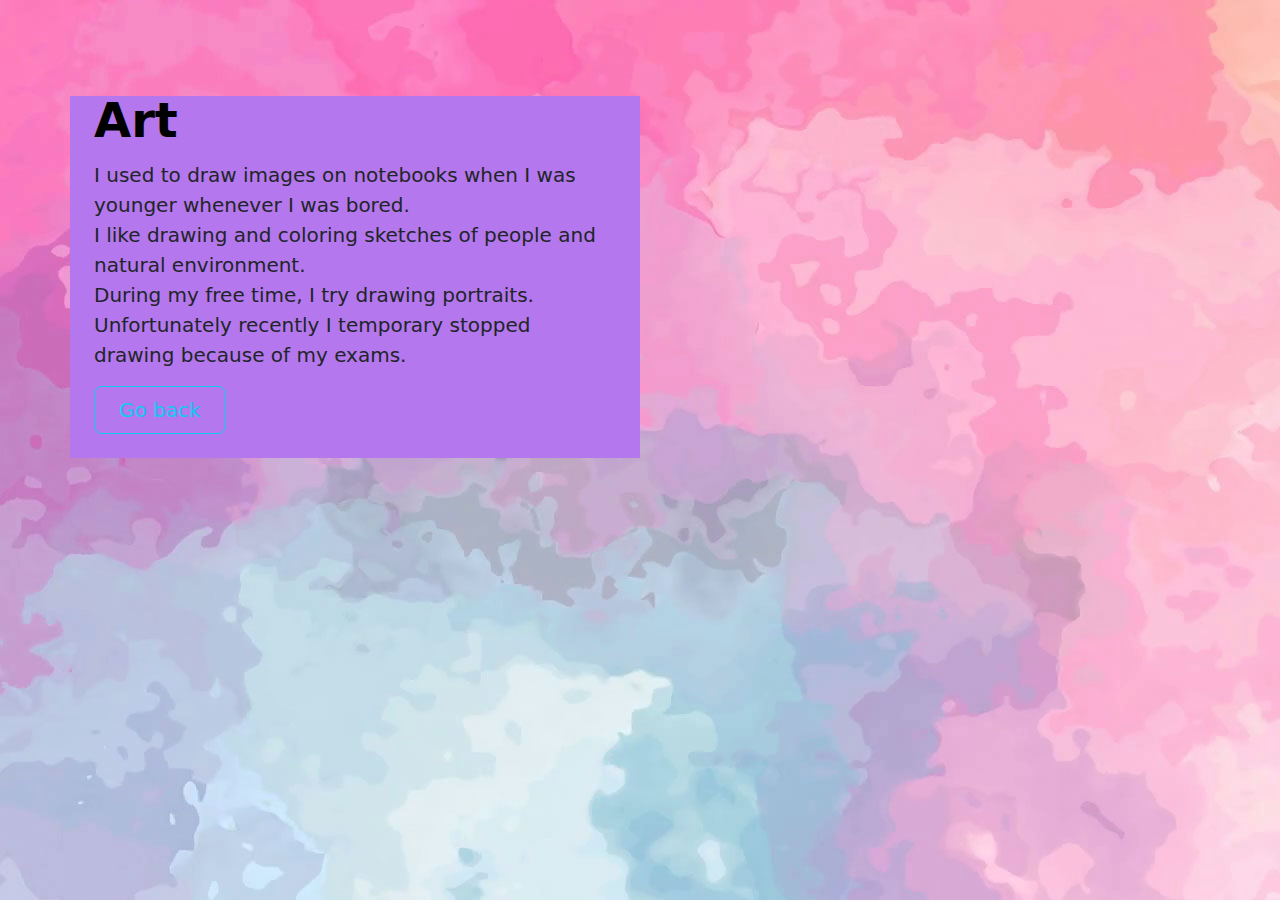
<file: art.html>
<!DOCTYPE html>
<html lang="en">

<head>
  <meta charset="UTF-8">
  <meta name="viewport" content="width=device-width, initial-scale=1.0">
  <title>Art</title>
  <link href="https://cdn.jsdelivr.net/npm/bootstrap@5.3.3/dist/css/bootstrap.min.css" rel="stylesheet"
    integrity="sha384-QWTKZyjpPEjISv5WaRU9OFeRpok6YctnYmDr5pNlyT2bRjXh0JMhjY6hW+ALEwIH" crossorigin="anonymous">
  <link rel="icon" href="img/My_photo.png">
</head>

<body style="background-image: url(img/pastel-background-goo.jpg);">
  <div class="container col-xxl-8 px-4 py-5">
    <div class="row flex-lg-row-reverse align-items-center g-5 py-5">
      <div class="col-10 col-sm-8 col-lg-6">
        <!--
          <img src="" alt="Me at chore" height="800">
        -->
      </div>
      <div class="col-lg-6" style="background: rgb(180, 119, 237);">
        <h1 class="display-5 fw-bold text-body-emphasis lh-1 mb-3">Art</h1>
        <p class="lead">
          I used to draw images on notebooks when I was younger whenever I was bored.<br> I like drawing and coloring sketches of people and natural environment.<br>
          During my free time, I try drawing portraits. Unfortunately recently I temporary stopped drawing because of my exams.
         </p>
        <div class="d-grid gap-2 d-md-flex justify-content-md-start">
          <button type="button" class="btn btn-outline-info btn-lg px-4"><a class="nav-link" href="index.html#activities">Go back</a></button>
        </div>
        <br>
      </div>
    </div>
  </div>
  <script src="https://cdn.jsdelivr.net/npm/@popperjs/core@2.11.8/dist/umd/popper.min.js"
    integrity="sha384-I7E8VVD/ismYTF4hNIPjVp/Zjvgyol6VFvRkX/vR+Vc4jQkC+hVqc2pM8ODewa9r"
    crossorigin="anonymous"></script>
  <script src="https://cdn.jsdelivr.net/npm/bootstrap@5.3.3/dist/js/bootstrap.min.js"
    integrity="sha384-0pUGZvbkm6XF6gxjEnlmuGrJXVbNuzT9qBBavbLwCsOGabYfZo0T0to5eqruptLy"
    crossorigin="anonymous"></script>
</body>

</html>
</file>
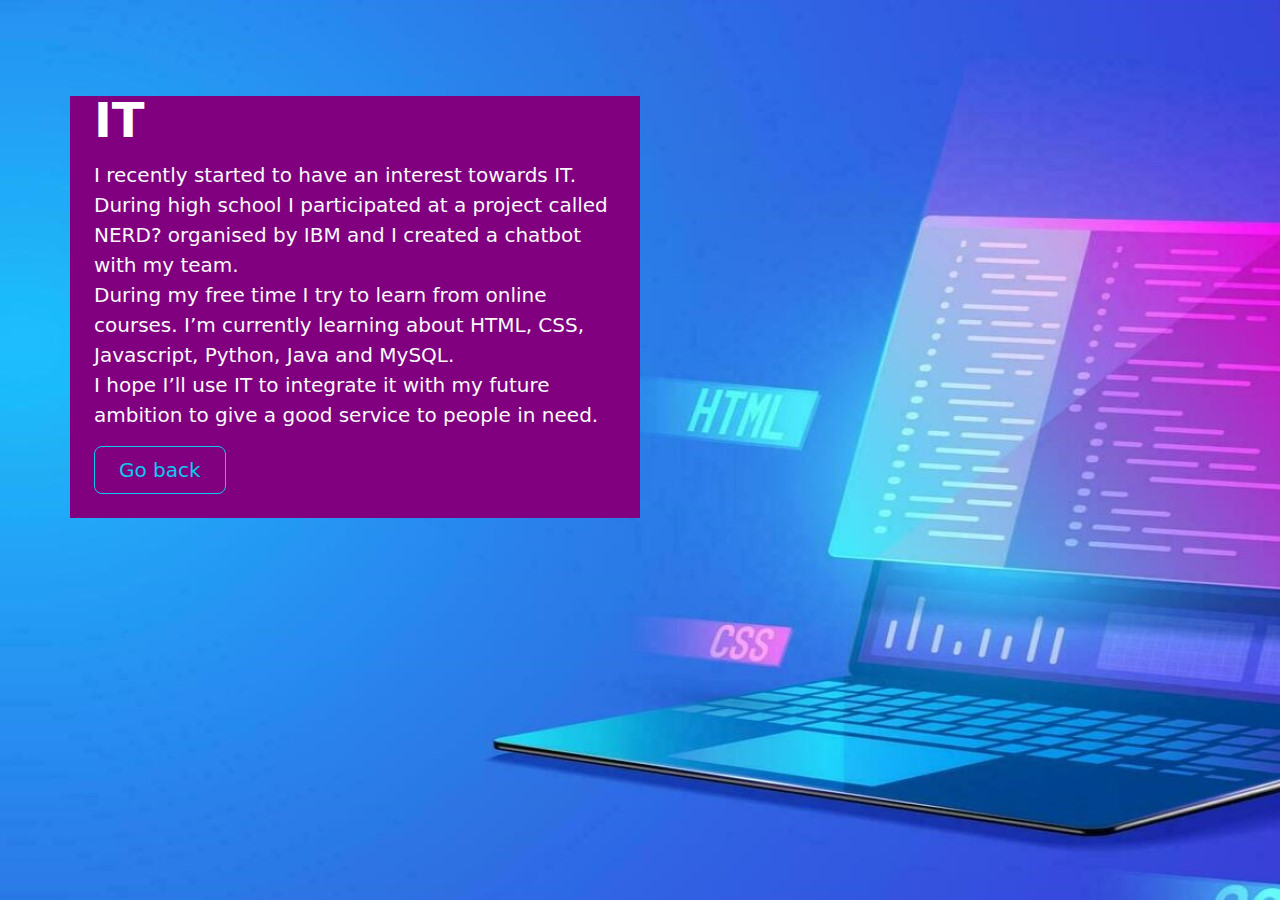
<file: it.html>
<!DOCTYPE html>
<html lang="en">

<head>
  <meta charset="UTF-8">
  <meta name="viewport" content="width=device-width, initial-scale=1.0">
  <title>IT</title>
  <link href="https://cdn.jsdelivr.net/npm/bootstrap@5.3.3/dist/css/bootstrap.min.css" rel="stylesheet"
    integrity="sha384-QWTKZyjpPEjISv5WaRU9OFeRpok6YctnYmDr5pNlyT2bRjXh0JMhjY6hW+ALEwIH" crossorigin="anonymous">
    <link rel="icon" href="img/My_photo.png">
</head>

<body style="background-image: url(img/IT.jpg);">
  <div class="container col-xxl-8 px-4 py-5">
    <div class="row flex-lg-row-reverse align-items-center g-5 py-5">
      <div class="col-10 col-sm-8 col-lg-6">
        <!--
          <img src="" alt="Me at chore" height="800">
        -->
      </div>
      <div class="col-lg-6" style="background: purple;">
        <h1 class="display-5 fw-bold text-body-emphasis lh-1 mb-3" style="color: #fff !important;">IT</h1>
        <p class="lead text-light">
          I recently started to have an interest towards IT. During high school I participated at a project called NERD?
          organised by IBM and I created a chatbot with my team.<br>During my free time I try to learn from online
          courses. I’m currently learning about HTML, CSS, Javascript, Python, Java and MySQL. <br>I hope I’ll use IT to
          integrate it with my future ambition to give a good service to people in need.
        </p>
        <div class="d-grid gap-2 d-md-flex justify-content-md-start">
          <button type="button" class="btn btn-outline-info btn-lg px-4"><a class="nav-link"
              href="index.html#activities">Go back</a></button>
        </div>
        <br>
      </div>
    </div>
  </div>
  <script src="https://cdn.jsdelivr.net/npm/@popperjs/core@2.11.8/dist/umd/popper.min.js"
    integrity="sha384-I7E8VVD/ismYTF4hNIPjVp/Zjvgyol6VFvRkX/vR+Vc4jQkC+hVqc2pM8ODewa9r"
    crossorigin="anonymous"></script>
  <script src="https://cdn.jsdelivr.net/npm/bootstrap@5.3.3/dist/js/bootstrap.min.js"
    integrity="sha384-0pUGZvbkm6XF6gxjEnlmuGrJXVbNuzT9qBBavbLwCsOGabYfZo0T0to5eqruptLy"
    crossorigin="anonymous"></script>
</body>

</html>
</file>
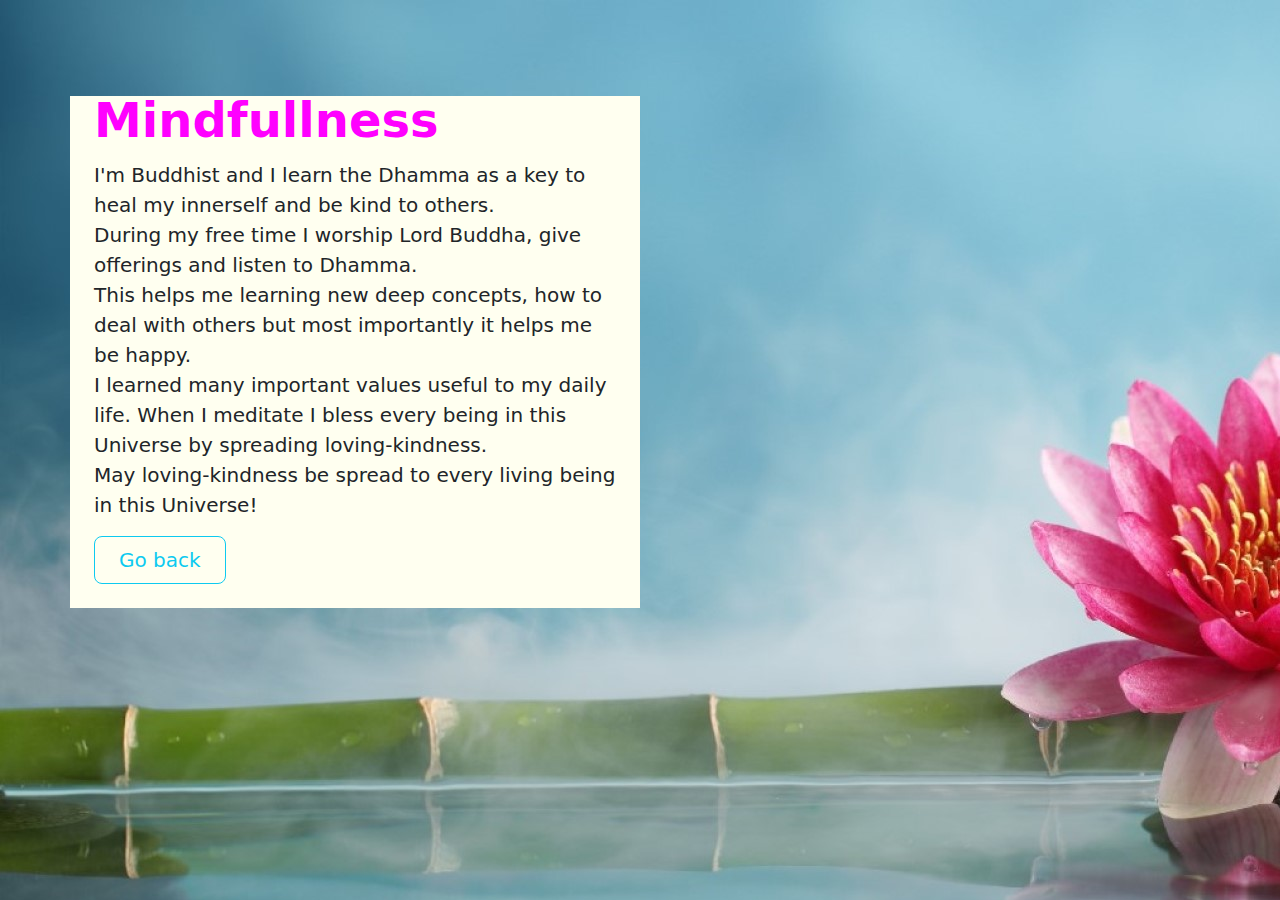
<file: mindfullness.html>
<!DOCTYPE html>
<html lang="en">

<head>
  <meta charset="UTF-8">
  <meta name="viewport" content="width=device-width, initial-scale=1.0">
  <title>Mindfullness</title>
  <link href="https://cdn.jsdelivr.net/npm/bootstrap@5.3.3/dist/css/bootstrap.min.css" rel="stylesheet"
    integrity="sha384-QWTKZyjpPEjISv5WaRU9OFeRpok6YctnYmDr5pNlyT2bRjXh0JMhjY6hW+ALEwIH" crossorigin="anonymous">
  <link rel="icon" href="img/My_photo.png">
</head>

<body style="background-image: url(img/lotus-3840x2160-flower-bamboo-water-5k-16043.jpg);">
  <div class="container col-xxl-8 px-4 py-5">
    <div class="row flex-lg-row-reverse align-items-center g-5 py-5">
      <div class="col-10 col-sm-8 col-lg-6">
        <!--
          <img src="" alt="Me at chore" height="800">
        -->
      </div>
      <div class="col-lg-6" style="background: ivory;">
        <h1 class="display-5 fw-bold text-body-emphasis lh-1 mb-3" style="color: magenta !important;">Mindfullness</h1>
        <p class="lead">
          I'm Buddhist and I learn the Dhamma as a key to heal my innerself and be kind to others. <br>
          During my free time I worship Lord Buddha, give offerings and listen to Dhamma.<br>This helps me learning new
          deep concepts, how to deal with others but most importantly it helps me be happy. <br>
          I learned many important values useful to my daily life. When I meditate I bless every being in this Universe
          by spreading loving-kindness.
          <br>May loving-kindness be spread to every living being in this Universe!
        </p>
        <div class="d-grid gap-2 d-md-flex justify-content-md-start">
          <button type="button" class="btn btn-outline-info btn-lg px-4"><a class="nav-link"
              href="index.html#activities">Go back</a></button>
        </div>
        <br>
      </div>
    </div>
  </div>
  <script src="https://cdn.jsdelivr.net/npm/@popperjs/core@2.11.8/dist/umd/popper.min.js"
    integrity="sha384-I7E8VVD/ismYTF4hNIPjVp/Zjvgyol6VFvRkX/vR+Vc4jQkC+hVqc2pM8ODewa9r"
    crossorigin="anonymous"></script>
  <script src="https://cdn.jsdelivr.net/npm/bootstrap@5.3.3/dist/js/bootstrap.min.js"
    integrity="sha384-0pUGZvbkm6XF6gxjEnlmuGrJXVbNuzT9qBBavbLwCsOGabYfZo0T0to5eqruptLy"
    crossorigin="anonymous"></script>
</body>

</html>
</file>
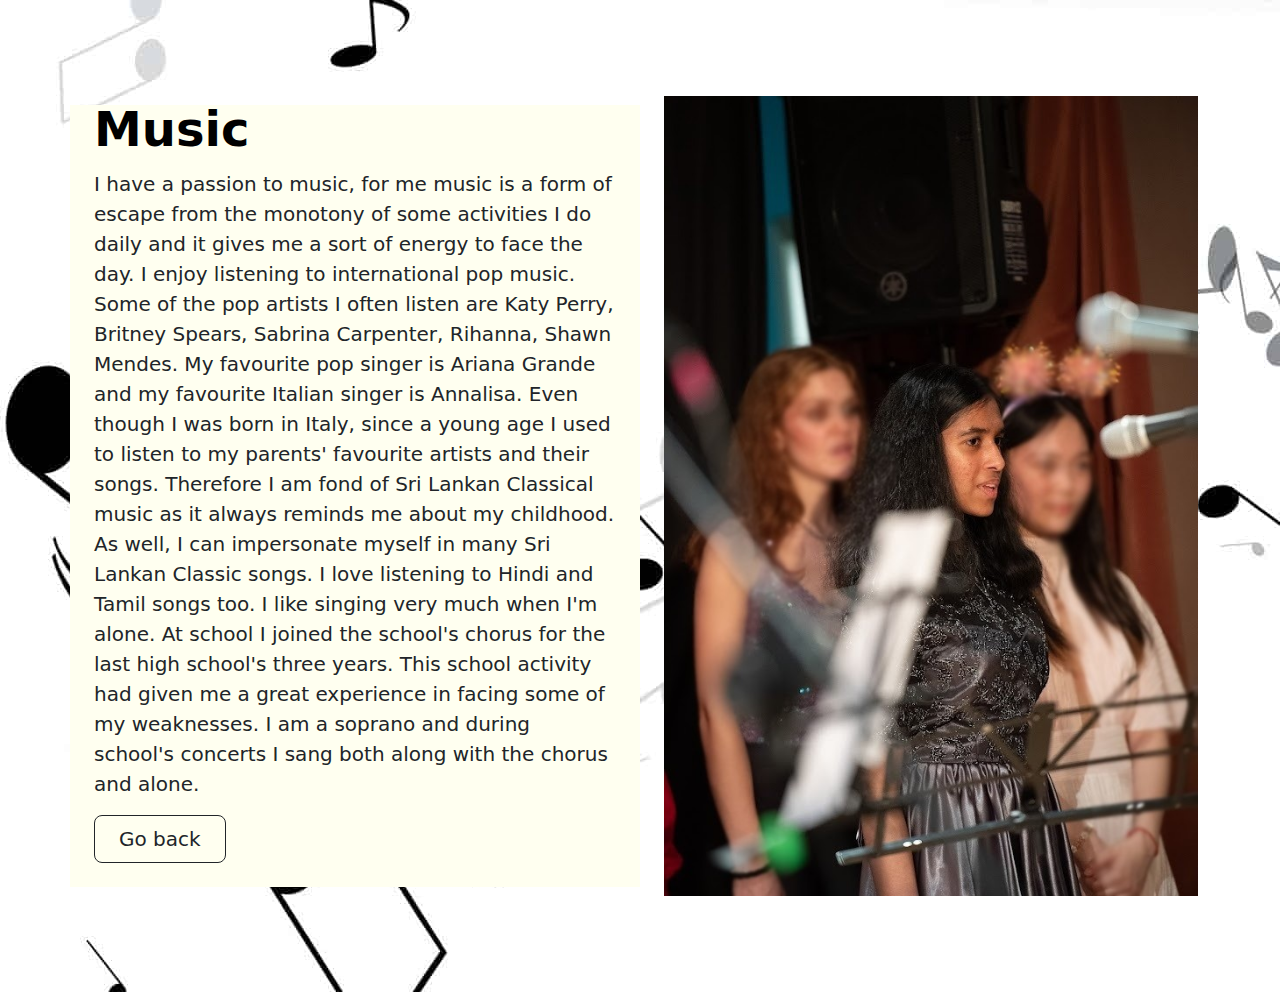
<file: music.html>
<!DOCTYPE html>
<html lang="en">

<head>
  <meta charset="UTF-8">
  <meta name="viewport" content="width=device-width, initial-scale=1.0">
  <title>Music</title>
  <link href="https://cdn.jsdelivr.net/npm/bootstrap@5.3.3/dist/css/bootstrap.min.css" rel="stylesheet"
  integrity="sha384-QWTKZyjpPEjISv5WaRU9OFeRpok6YctnYmDr5pNlyT2bRjXh0JMhjY6hW+ALEwIH" crossorigin="anonymous">
  <link rel="icon" href="img/My_photo.png">
</head>

<body style="background-image: url(img/music\ bg.jpg);">
  <div class="container col-xxl-8 px-4 py-5">
    <div class="row flex-lg-row-reverse align-items-center g-5 py-5">
      <div class="col-10 col-sm-8 col-lg-6">
        <img src="img/Music.jpg" alt="Me at chore" height="800">
      </div>
      <div class="col-lg-6" style="background: ivory;">
        <h1 class="display-5 fw-bold text-body-emphasis lh-1 mb-3">Music</h1>
        <p class="lead">
          I have a passion to music, for me music is a form of escape from the monotony of some activities I do daily and it gives me a sort of energy to face the day.
          I enjoy listening to international pop music. Some of the pop artists I often listen are Katy Perry, Britney Spears, Sabrina Carpenter, Rihanna, Shawn Mendes. 
          My favourite pop singer is Ariana Grande and my favourite Italian singer is Annalisa. 
          Even though I was born in Italy, since a young age I used to listen to my parents' favourite artists and their songs. 
          Therefore I am fond of Sri Lankan Classical music as it always reminds me about my childhood. As well, I can impersonate myself in many Sri Lankan Classic songs.
          I love listening to Hindi and Tamil songs too. 
          I like singing very much when I'm alone.
          At school I joined the school's chorus for the last high school's three years. This school activity had given me a great experience in facing some of my weaknesses.
          I am a soprano and during school's concerts I sang both along with the chorus and alone. 
         </p>
        <div class="d-grid gap-2 d-md-flex justify-content-md-start">
          <button type="button" class="btn btn-outline-dark btn-lg px-4"><a class="nav-link" href="index.html#activities">Go back</a></button>
        </div>
        <br>
      </div>
    </div>
  </div>
  <script src="https://cdn.jsdelivr.net/npm/@popperjs/core@2.11.8/dist/umd/popper.min.js"
    integrity="sha384-I7E8VVD/ismYTF4hNIPjVp/Zjvgyol6VFvRkX/vR+Vc4jQkC+hVqc2pM8ODewa9r"
    crossorigin="anonymous"></script>
  <script src="https://cdn.jsdelivr.net/npm/bootstrap@5.3.3/dist/js/bootstrap.min.js"
    integrity="sha384-0pUGZvbkm6XF6gxjEnlmuGrJXVbNuzT9qBBavbLwCsOGabYfZo0T0to5eqruptLy"
    crossorigin="anonymous"></script>
</body>

</html>
</file>
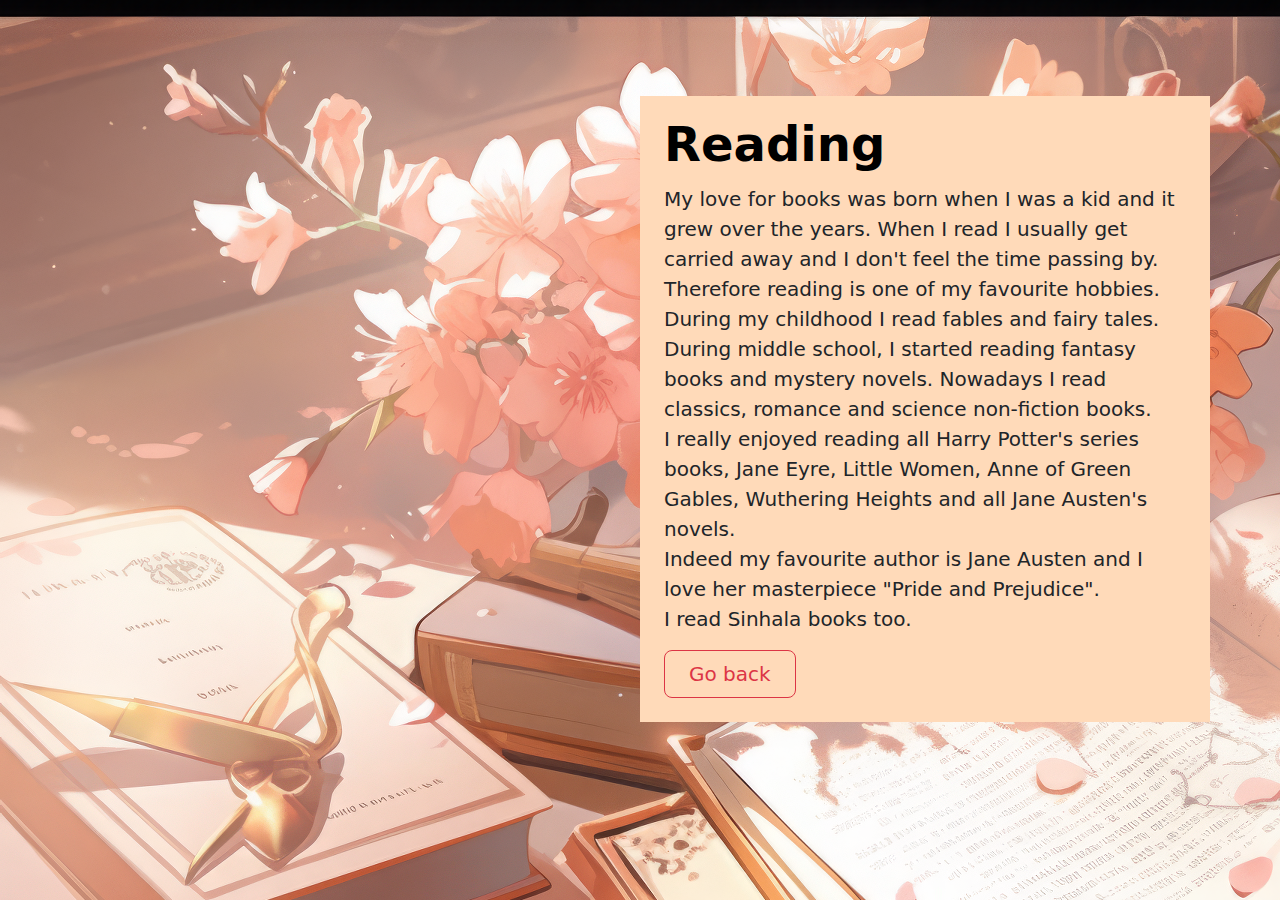
<file: reading.html>
<!DOCTYPE html>
<html lang="en">

<head>
  <meta charset="UTF-8">
  <meta name="viewport" content="width=device-width, initial-scale=1.0">
  <title>Music</title>
  <link href="https://cdn.jsdelivr.net/npm/bootstrap@5.3.3/dist/css/bootstrap.min.css" rel="stylesheet"
  integrity="sha384-QWTKZyjpPEjISv5WaRU9OFeRpok6YctnYmDr5pNlyT2bRjXh0JMhjY6hW+ALEwIH" crossorigin="anonymous">
  <link rel="icon" href="img/My_photo.png">
</head>

<body style="background-image: url(img/1326364.png);">
  <div class="container col-xxl-8 px-4 py-5">
    <div class="row align-items-center g-5 py-5">
      <div class="col-10 col-sm-8 col-lg-6">
        <!--
          <img src="" alt="Me at chore" height="800">
        -->
      </div>
      <div class="col-lg-6" style="background-color: peachpuff;">
        <br>
        <h1 class="display-5 fw-bold text-body-emphasis lh-1 mb-3">Reading</h1>
        <p class="lead">
          My love for books was born when I was a kid and it grew over the years. When I read I usually get carried away and I don't feel the time passing by. Therefore reading is one of my favourite hobbies. <br>During my childhood I read fables and fairy tales. 
          During middle school, I started reading fantasy books and mystery novels. Nowadays I read classics, romance and science non-fiction books. <br>
          I really enjoyed reading all Harry Potter's series books, Jane Eyre, Little Women, Anne of Green Gables, Wuthering Heights and all Jane Austen's novels.  <br>Indeed my favourite author is Jane Austen and I love her masterpiece "Pride and Prejudice".
          <br>I read Sinhala books too.
         </p>
        <div class="d-grid gap-2 d-md-flex justify-content-md-start">
          <button type="button" class="btn btn-outline-danger btn-lg px-4"><a class="nav-link" href="index.html#activities">Go back</a></button>
        </div>
        <br>
      </div>
    </div>
  </div>
  <script src="https://cdn.jsdelivr.net/npm/@popperjs/core@2.11.8/dist/umd/popper.min.js"
    integrity="sha384-I7E8VVD/ismYTF4hNIPjVp/Zjvgyol6VFvRkX/vR+Vc4jQkC+hVqc2pM8ODewa9r"
    crossorigin="anonymous"></script>
  <script src="https://cdn.jsdelivr.net/npm/bootstrap@5.3.3/dist/js/bootstrap.min.js"
    integrity="sha384-0pUGZvbkm6XF6gxjEnlmuGrJXVbNuzT9qBBavbLwCsOGabYfZo0T0to5eqruptLy"
    crossorigin="anonymous"></script>
</body>

</html>
</file>
